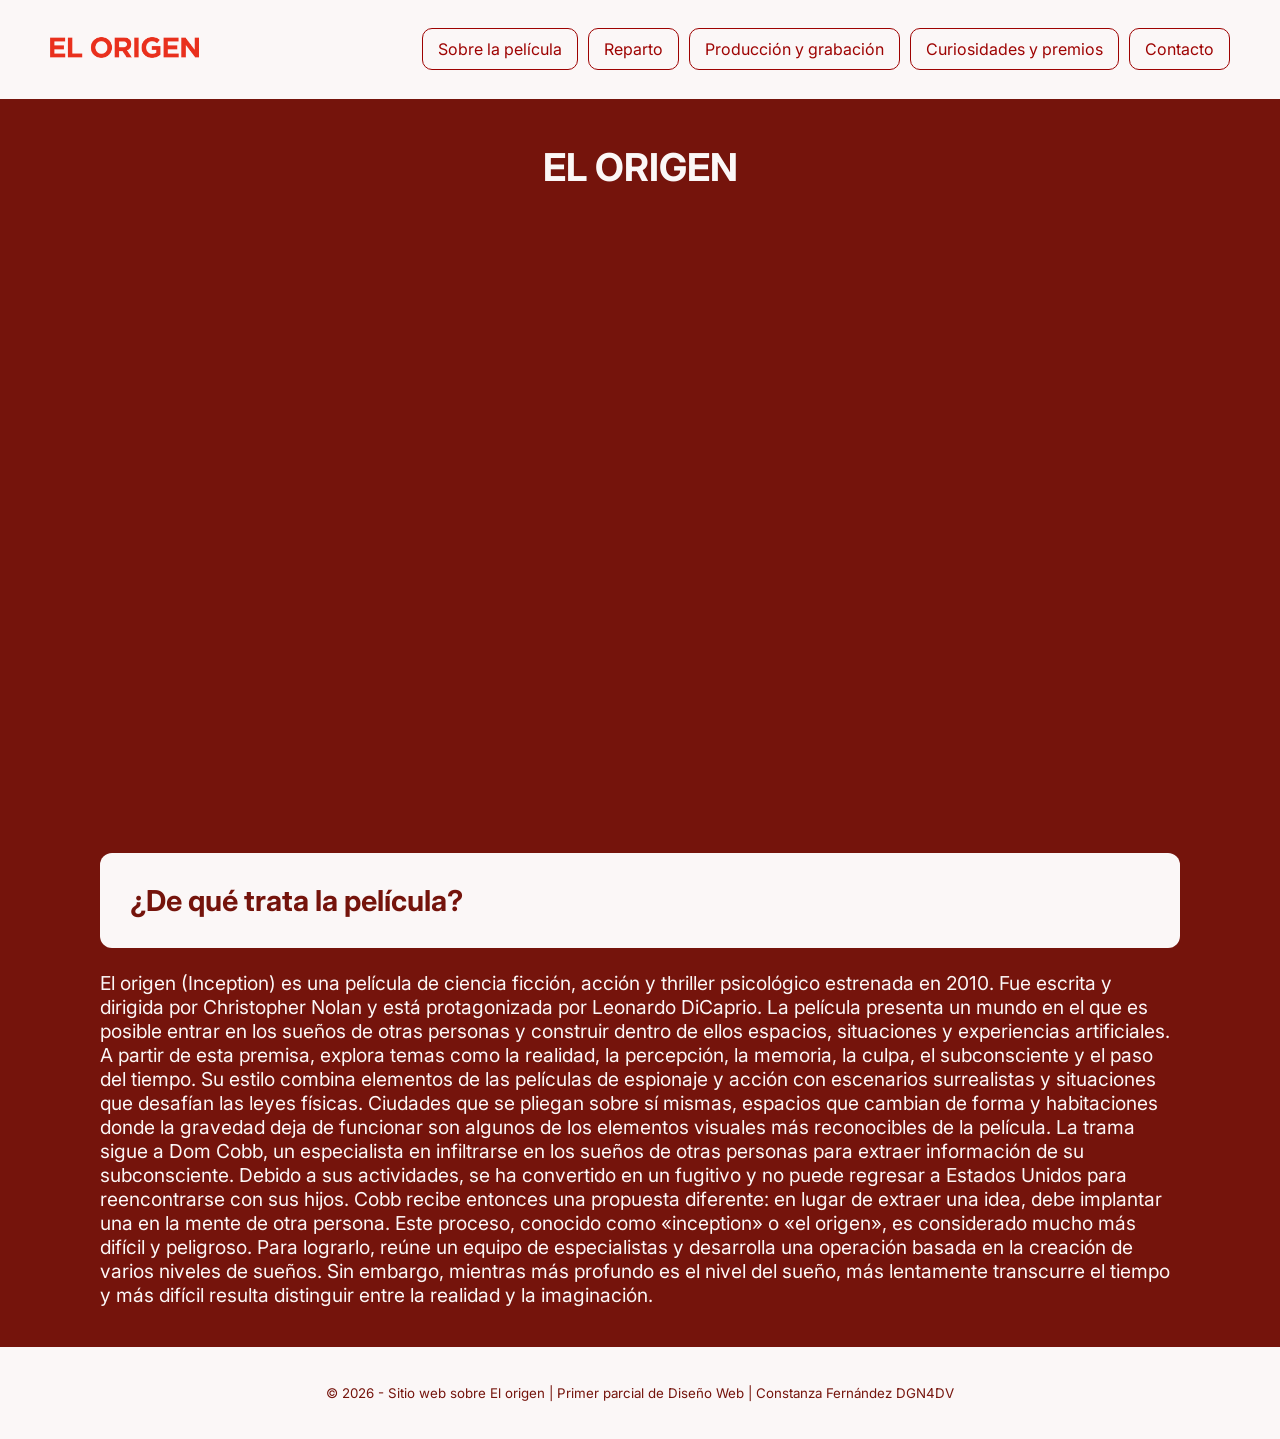
<file: FernandezConstanzaDGN4DV/index.html>
<!DOCTYPE html>
<html lang="en">
<head>
    <meta charset="UTF-8">
    <meta name="viewport" content="width=device-width, initial-scale=1.0">
    <title>Home</title>
     <link rel="shortcut icon" href="./IMG/Trompo.png" type="image/x-icon">
     <link rel="stylesheet" href="./CSS/global.css">
     <link rel="stylesheet" href="./CSS/box.css">
     <link rel="stylesheet" href="./CSS/ajusteratio.css">
 <link rel="preconnect" href="https://fonts.googleapis.com">
<link rel="preconnect" href="https://fonts.gstatic.com" crossorigin>
<link href="https://fonts.googleapis.com/css2?family=Inter:ital,opsz,wght@0,14..32,100..900;1,14..32,100..900&display=swap" rel="stylesheet">
<link rel="stylesheet" href="./CSS/footerfix.css">
<link rel="stylesheet" href="./CSS/cajaflex.css">
</head>
<body>
   <header> 
    <nav>
        <a href="./index.html"><img src="./IMG/Logo.avif" width="40%" alt="Logo"></a>
    </nav>
    <nav class="centro" id="">
<a href="./Page/pelicula.html" class="link">Sobre la película</a>
<a href="./Page/reparto.html" class="link">Reparto</a>
<a href="./Page/produccion.html" class="link">Producción y grabación</a>
<a href="./Page/curiosidades.html" class="link">Curiosidades y premios</a>
<a href="./Page/contacto.html" class="link">Contacto</a>
    </nav>
    
</header>
    <main>
        <h1 class="centrar">EL ORIGEN</h1>
        <!-- <img src="./IMG/banner.avif" width="100%" alt="Poster de la película"> -->
         <article>
            <iframe width="100%" class="vid16-9" src="https://www.youtube.com/embed/BZOMKZ0AwC8?si=g5Mv4KhpfpQfx9zZ" title="YouTube video player" frameborder="0" allow="accelerometer; autoplay; clipboard-write; encrypted-media; gyroscope; picture-in-picture; web-share" referrerpolicy="strict-origin-when-cross-origin" allowfullscreen></iframe>
         </article>
    <article>
        <h2 class="curiosidades">¿De qué trata la película?</h2>

<p>El origen (Inception) es una película de ciencia ficción, acción y thriller psicológico estrenada en 2010. Fue escrita y dirigida por Christopher Nolan y está protagonizada por Leonardo DiCaprio.
La película presenta un mundo en el que es posible entrar en los sueños de otras personas y construir dentro de ellos espacios, situaciones y experiencias artificiales. A partir de esta premisa, explora temas como la realidad, la percepción, la memoria, la culpa, el subconsciente y el paso del tiempo.
Su estilo combina elementos de las películas de espionaje y acción con escenarios surrealistas y situaciones que desafían las leyes físicas. Ciudades que se pliegan sobre sí mismas, espacios que cambian de forma y habitaciones donde la gravedad deja de funcionar son algunos de los elementos visuales más reconocibles de la película.
La trama sigue a Dom Cobb, un especialista en infiltrarse en los sueños de otras personas para extraer información de su subconsciente. Debido a sus actividades, se ha convertido en un fugitivo y no puede regresar a Estados Unidos para reencontrarse con sus hijos.
Cobb recibe entonces una propuesta diferente: en lugar de extraer una idea, debe implantar una en la mente de otra persona. Este proceso, conocido como «inception» o «el origen», es considerado mucho más difícil y peligroso.
Para lograrlo, reúne un equipo de especialistas y desarrolla una operación basada en la creación de varios niveles de sueños. Sin embargo, mientras más profundo es el nivel del sueño, más lentamente transcurre el tiempo y más difícil resulta distinguir entre la realidad y la imaginación.</p>
    </article>
</main>
    <footer class="centrar">
        <p>© 2026 - Sitio web sobre El origen |
            Primer parcial de Diseño Web |
        Constanza Fernández DGN4DV</p>

    </footer>
</body>
</html>
</file>
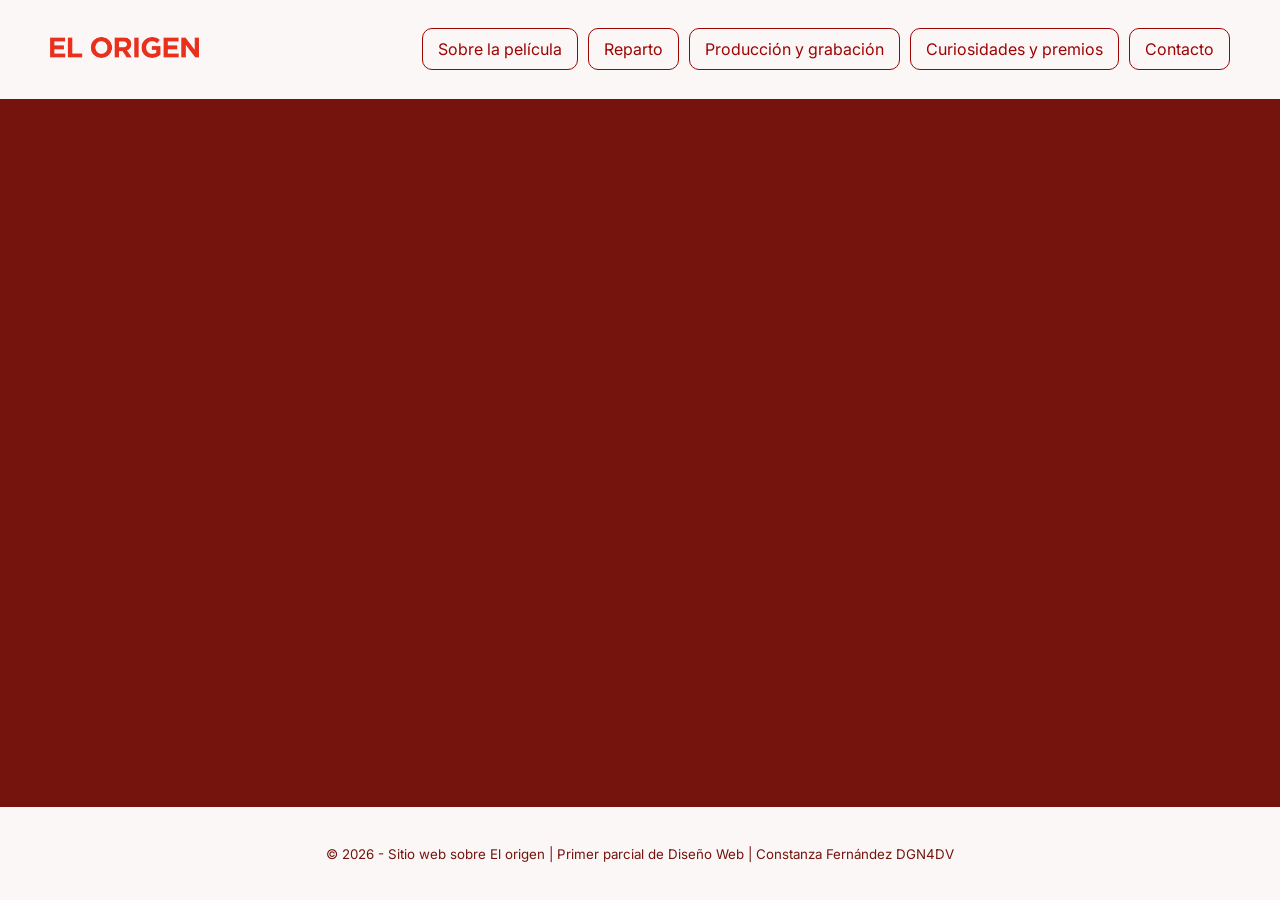
<file: FernandezConstanzaDGN4DV/Page/confirmacion.html>
<!DOCTYPE html>
<html lang="en">
<head>
    <meta charset="UTF-8">
    <meta name="viewport" content="width=device-width, initial-scale=1.0">
    <title>Confirmacion</title>
    <link rel="shortcut icon" href="../IMG/Trompo.png" type="image/x-icon">
    <link rel="stylesheet" href="../CSS/global.css">
    <link rel="stylesheet" href="../CSS/box.css">
     <link rel="stylesheet" href="../CSS/cajaflex.css">
    <link rel="stylesheet" href="../CSS/footerfix.css">
    <link rel="stylesheet" href="../CSS/animacion.css">
    <link rel="preconnect" href="https://fonts.googleapis.com">
<link rel="preconnect" href="https://fonts.gstatic.com" crossorigin>
<link href="https://fonts.googleapis.com/css2?family=Inter:ital,opsz,wght@0,14..32,100..900;1,14..32,100..900&display=swap" rel="stylesheet">
</head>
<body>
    <header>
        <nav>
            <a href="../index.html"><img src="../IMG/Logo.avif" width="40%" alt="Logo"></a>
        </nav>
        <nav class="centro">
<a href="./pelicula.html" class="link">Sobre la película</a>
<a href="./reparto.html" class="link">Reparto</a>
<a href="./produccion.html" class="link">Producción y grabación</a>
<a href="./curiosidades.html" class="link">Curiosidades y premios</a>
<a href="./contacto.html" class="link">Contacto</a>
    </nav>
</header>
<main class="textblur">
    <h1>¡Mensaje enviado!</h1>
    <p>
        Gracias por comunicarte con nosotros.
    </p>

</main>
<footer class="centrar">
          <p>© 2026 - Sitio web sobre El origen |
            Primer parcial de Diseño Web |
        Constanza Fernández DGN4DV</p>

    </footer>
    
</body>
</html>
</file>
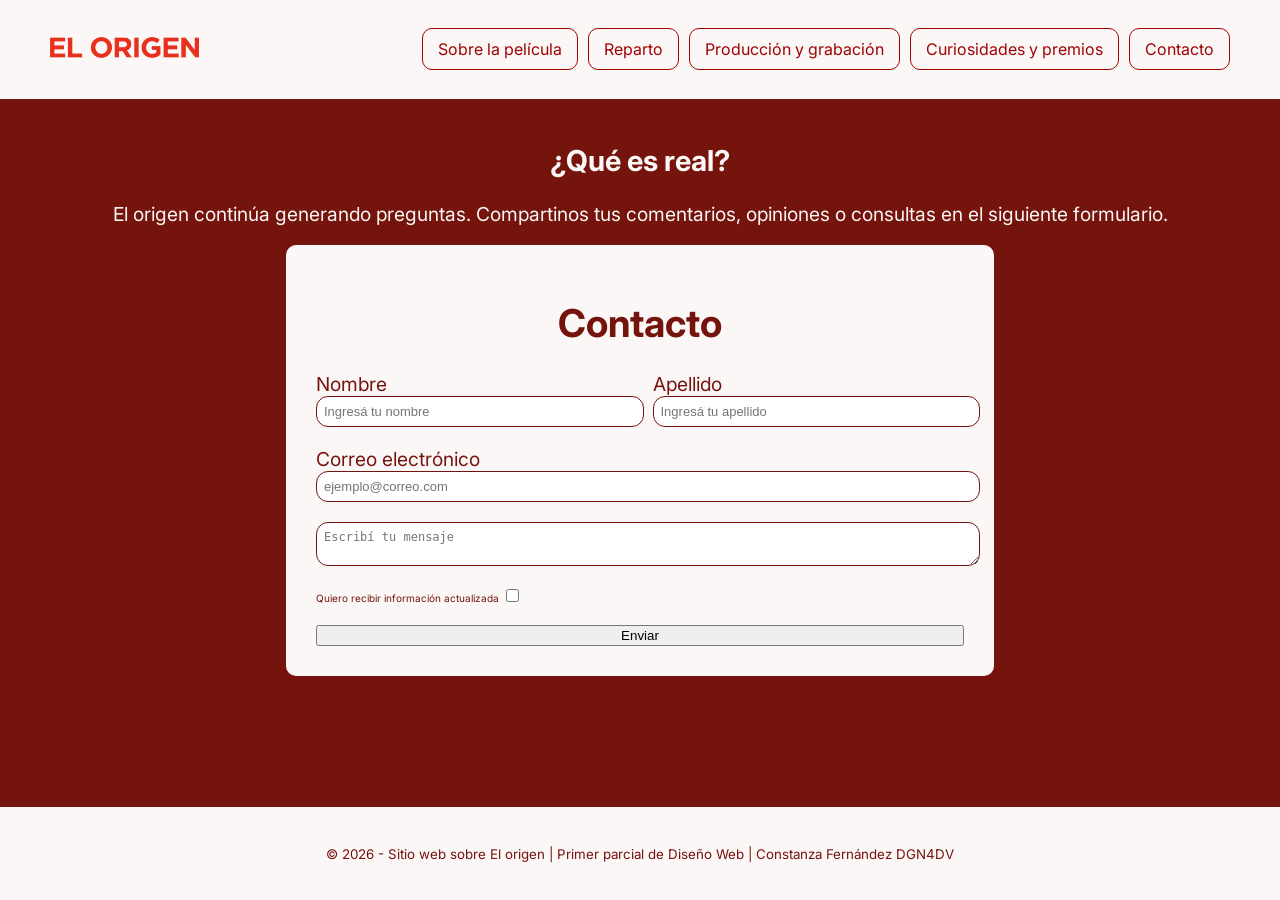
<file: FernandezConstanzaDGN4DV/Page/contacto.html>
<!DOCTYPE html>
<html lang="en">
<head>
    <meta charset="UTF-8">
    <meta name="viewport" content="width=device-width, initial-scale=1.0">
    <title>Contacto</title>
    <link rel="shortcut icon" href="../IMG/Trompo.png" type="image/x-icon">
    <link rel="stylesheet" href="../CSS/global.css">
    <link rel="stylesheet" href="../CSS/box.css">
     <link rel="stylesheet" href="../CSS/cajaflex.css">
    <link rel="stylesheet" href="../CSS/footerfix.css">
    <link rel="preconnect" href="https://fonts.googleapis.com">
<link rel="preconnect" href="https://fonts.gstatic.com" crossorigin>
<link href="https://fonts.googleapis.com/css2?family=Inter:ital,opsz,wght@0,14..32,100..900;1,14..32,100..900&display=swap" rel="stylesheet">
</head>
<body>
    <header>
        <nav>
            <a href="../index.html"><img src="../IMG/Logo.avif" width="40%" alt="Logo"></a>
        </nav>
        <nav class="centro">
<a href="./pelicula.html" class="link">Sobre la película</a>
<a href="./reparto.html" class="link">Reparto</a>
<a href="./produccion.html" class="link">Producción y grabación</a>
<a href="./curiosidades.html" class="link">Curiosidades y premios</a>
<a href="./contacto.html" class="link">Contacto</a>
    </nav>
</header>
    
    <main> <article>
         
       <h1 class="centrar">¿Qué es real?</h1>
            <p class="centrar">El origen continúa generando preguntas. Compartinos tus comentarios, opiniones o consultas en el siguiente formulario.</p>
       </article>
       <div class="contacto">
        <h1>Contacto</h1>
        <form action="./confirmacion.html">
            <div class="datos">
                <label>
                Nombre
                <input class="cajas" type="text" name="nombre" placeholder="Ingresá tu nombre" id="nombre">
            </label>
            <label>
                Apellido
                <input class="cajas" type="text" name="apellido" placeholder="Ingresá tu apellido" id="apellido">
            </label>
            </div>
            <label> 
                Correo electrónico
                <input class="cajas" type="email" name="correo" placeholder="ejemplo@correo.com" id="">
            </label>
            <textarea class="cajas" name="mensaje" maxlength="300" placeholder="Escribí tu mensaje"></textarea>
            
            <label id="check">
                Quiero recibir información actualizada
                <input type="checkbox" name="informacion" id="">
            </label>
            <input type="submit" value="Enviar">
            </form>
       </div>
           
    </main>
    <footer class="centrar">
          <p>© 2026 - Sitio web sobre El origen |
            Primer parcial de Diseño Web |
        Constanza Fernández DGN4DV</p>

    </footer>
</body>
</html>
</file>
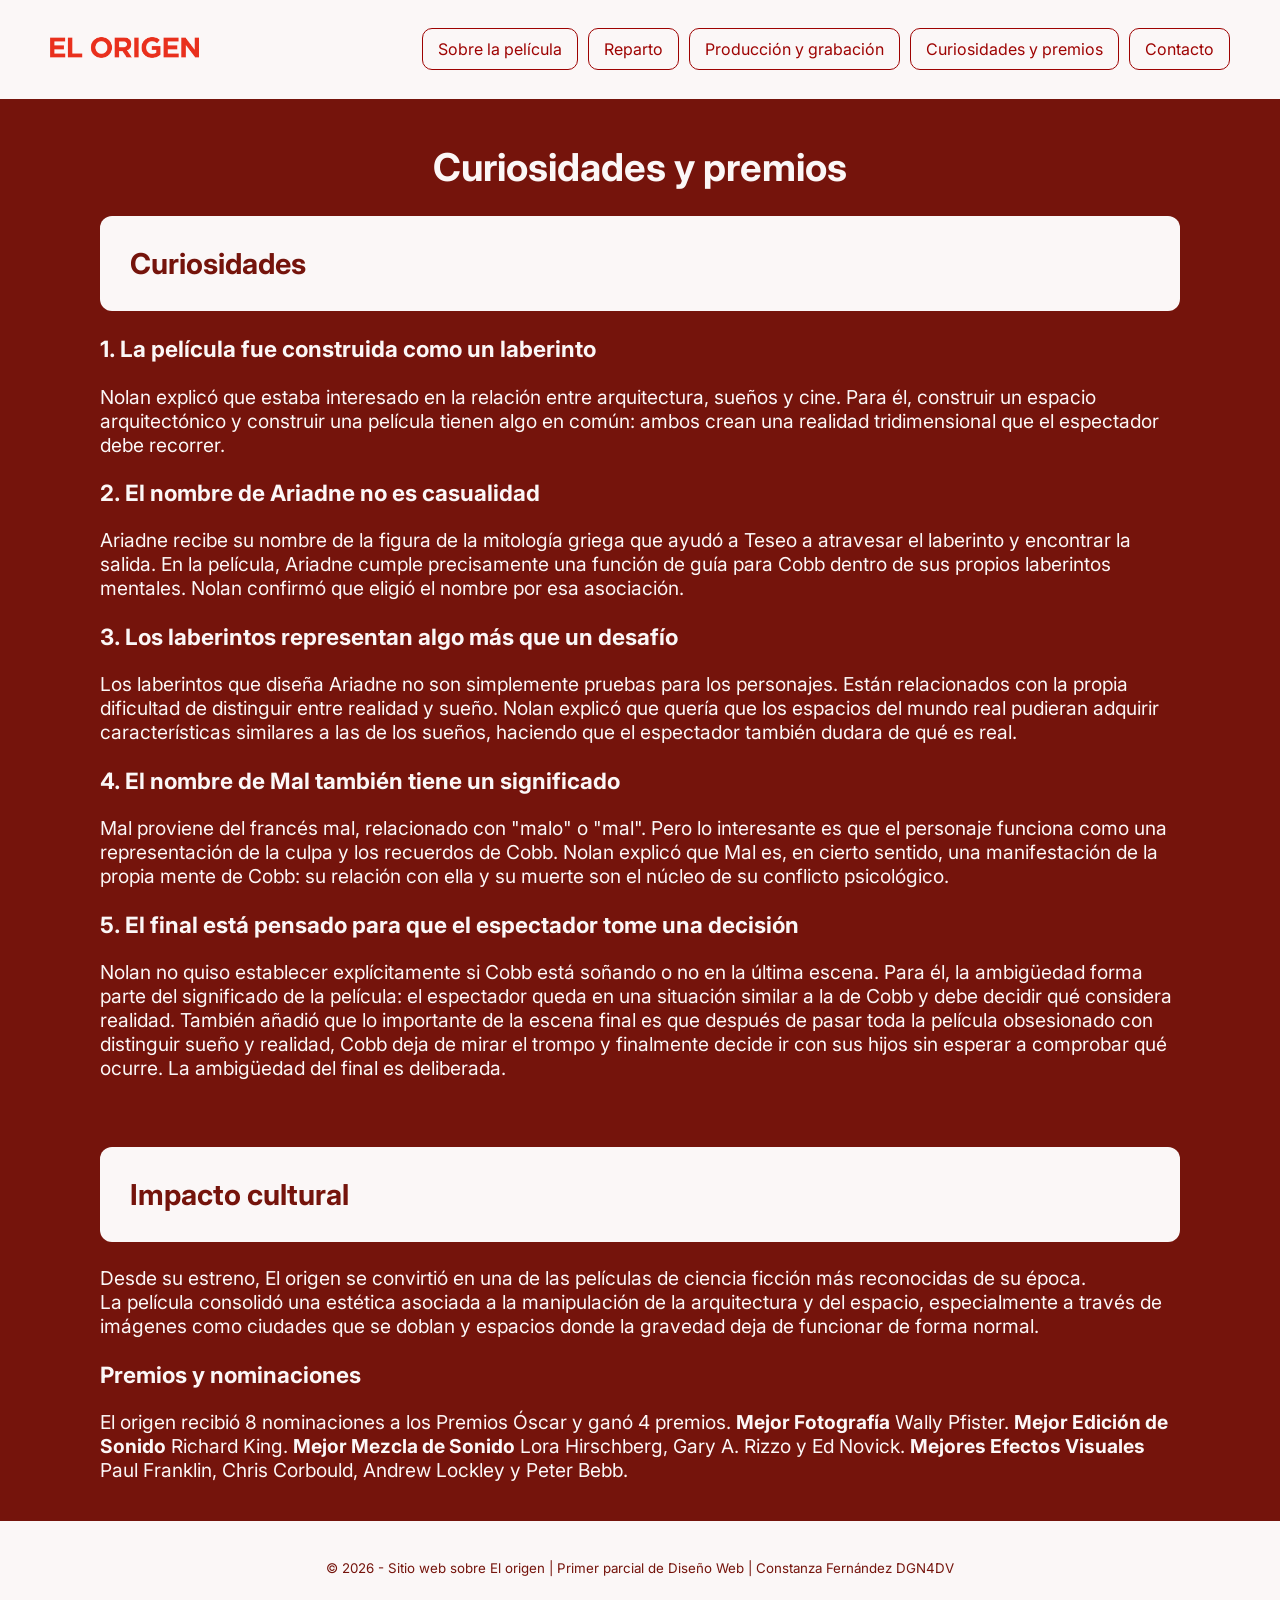
<file: FernandezConstanzaDGN4DV/Page/curiosidades.html>
<!DOCTYPE html>
<html lang="en">
<head>
    <meta charset="UTF-8">
    <meta name="viewport" content="width=device-width, initial-scale=1.0">
    <title>Curiosidades y premios</title>
    <link rel="shortcut icon" href="../IMG/Trompo.png" type="image/x-icon">
    <link rel="stylesheet" href="../CSS/global.css">
    <link rel="stylesheet" href="../CSS/box.css">
     <link rel="stylesheet" href="../CSS/cajaflex.css">
    <link rel="stylesheet" href="../CSS/footerfix.css">
    <link rel="preconnect" href="https://fonts.googleapis.com">
<link rel="preconnect" href="https://fonts.gstatic.com" crossorigin>
<link href="https://fonts.googleapis.com/css2?family=Inter:ital,opsz,wght@0,14..32,100..900;1,14..32,100..900&display=swap" rel="stylesheet">
</head>
<body>
    <header>
        <nav>
            <a href="../index.html"><img src="../IMG/Logo.avif" width="40%" alt="Logo"></a>
        </nav>
    <nav class="centro">

<a href="./pelicula.html" class="link">Sobre la película</a>
<a href="./reparto.html" class="link">Reparto</a>
<a href="./produccion.html" class="link">Producción y grabación</a>
<a href="./curiosidades.html" class="link">Curiosidades y premios</a>
<a href="./contacto.html" class="link">Contacto</a>
    </nav>
    
</header>
    
    <main>
        <h1 class="centrar">Curiosidades y premios</h1>
        <article>
            <!-- <img src="../IMG/leo top.webp" width="50%" alt=""> -->
            <h2 class="curiosidades">Curiosidades</h2>
            
            <h3>1. La película fue construida como un laberinto</h3>
            <p>Nolan explicó que estaba interesado en la relación entre arquitectura, sueños y cine. Para él, construir un espacio arquitectónico y construir una película tienen algo en común: ambos crean una realidad tridimensional que el espectador debe recorrer. </p>
            <h3>2. El nombre de Ariadne no es casualidad</h3>
            <p>Ariadne recibe su nombre de la figura de la mitología griega que ayudó a Teseo a atravesar el laberinto y encontrar la salida. En la película, Ariadne cumple precisamente una función de guía para Cobb dentro de sus propios laberintos mentales. Nolan confirmó que eligió el nombre por esa asociación. </p>
            <h3>3. Los laberintos representan algo más que un desafío</h3>
            <p>Los laberintos que diseña Ariadne no son simplemente pruebas para los personajes. Están relacionados con la propia dificultad de distinguir entre realidad y sueño. Nolan explicó que quería que los espacios del mundo real pudieran adquirir características similares a las de los sueños, haciendo que el espectador también dudara de qué es real. </p>
            <h3>4. El nombre de Mal también tiene un significado</h3>
            <p>Mal proviene del francés mal, relacionado con "malo" o "mal". Pero lo interesante es que el personaje funciona como una representación de la culpa y los recuerdos de Cobb. Nolan explicó que Mal es, en cierto sentido, una manifestación de la propia mente de Cobb: su relación con ella y su muerte son el núcleo de su conflicto psicológico. </p>
            <h3>5. El final está pensado para que el espectador tome una decisión</h3>
            <p>Nolan no quiso establecer explícitamente si Cobb está soñando o no en la última escena. Para él, la ambigüedad forma parte del significado de la película: el espectador queda en una situación similar a la de Cobb y debe decidir qué considera realidad. También añadió que lo importante de la escena final es que después de pasar toda la película obsesionado con distinguir sueño y realidad, Cobb deja de mirar el trompo y finalmente decide ir con sus hijos sin esperar a comprobar qué ocurre. La ambigüedad del final es deliberada.  </p>
        </article>
        <br>
        <article>
            <h2 class="curiosidades">Impacto cultural</h2>
            <p>Desde su estreno, El origen se convirtió en una de las películas de ciencia ficción más reconocidas de su época. <br>
                La película consolidó una estética asociada a la manipulación de la arquitectura y del espacio, especialmente a través de imágenes como ciudades que se doblan y espacios donde la gravedad deja de funcionar de forma normal.
            </p>
            <h3>Premios y nominaciones</h3>
            <p>El origen recibió 8 nominaciones a los Premios Óscar y ganó 4 premios. 
<b>Mejor Fotografía</b> Wally Pfister.
<b>Mejor Edición de Sonido</b> Richard King.
<b>Mejor Mezcla de Sonido</b> Lora Hirschberg, Gary A. Rizzo y Ed Novick.
<b>Mejores Efectos Visuales</b> Paul Franklin, Chris Corbould, Andrew Lockley y Peter Bebb.
</p>
        </article>

    </main>
    <footer class="centrar">
          <p>© 2026 - Sitio web sobre El origen |
            Primer parcial de Diseño Web |
        Constanza Fernández DGN4DV</p>

    </footer>
</body>
</html>
</file>
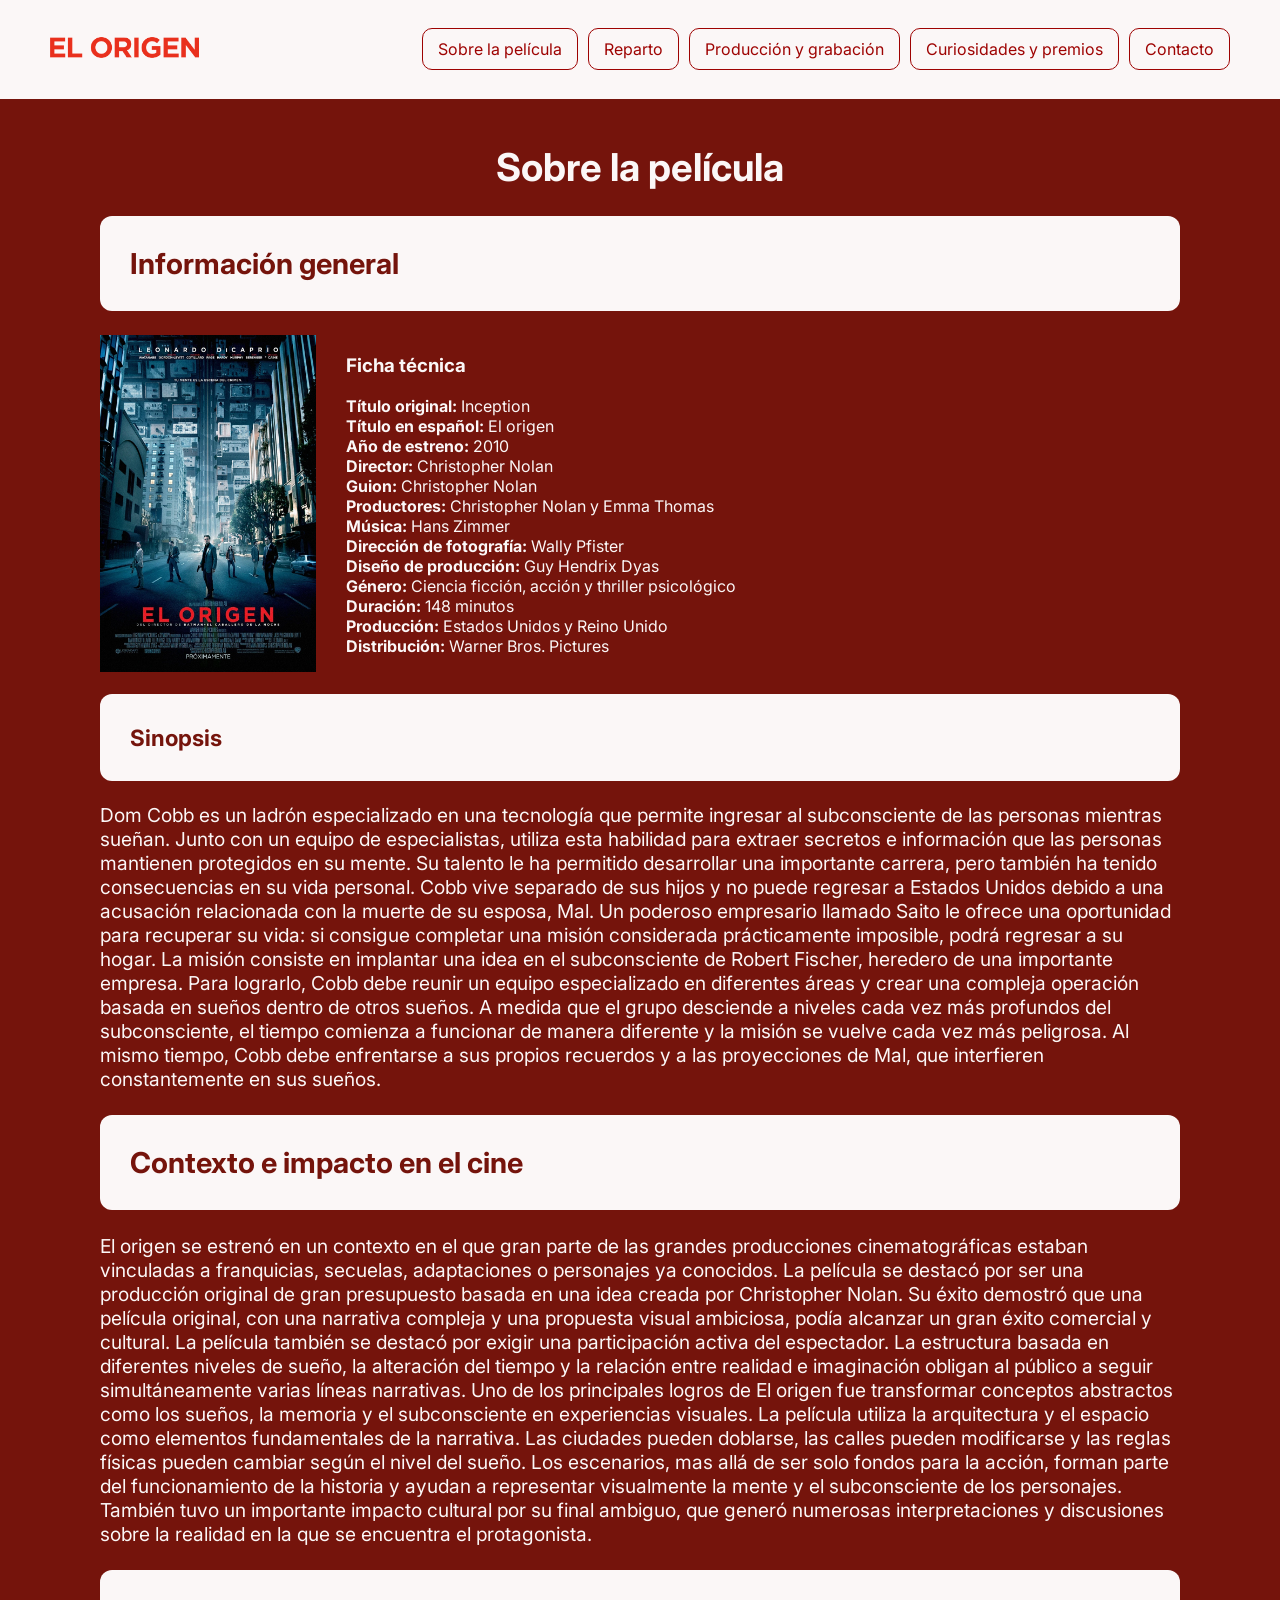
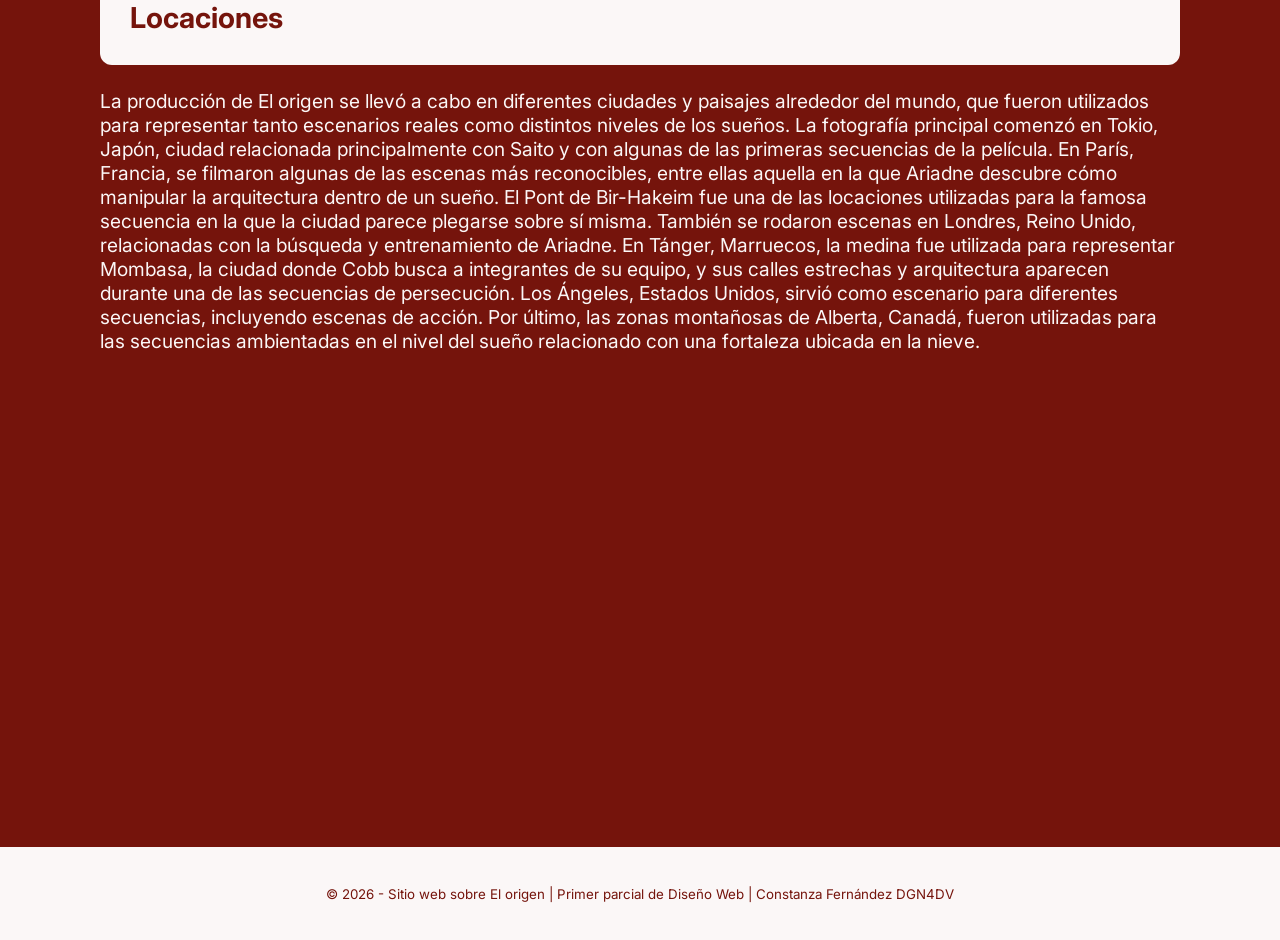
<file: FernandezConstanzaDGN4DV/Page/pelicula.html>
<!DOCTYPE html>
<html lang="en">
<head>
    <meta charset="UTF-8">
    <meta name="viewport" content="width=device-width, initial-scale=1.0">
    <title>Sobre la pelicula</title>
     <link rel="shortcut icon" href="../IMG/Trompo.png" type="image/x-icon">
     <link rel="stylesheet" href="../CSS/global.css">
     <link rel="stylesheet" href="../CSS/box.css">
      <link rel="stylesheet" href="../CSS/cajaflex.css">
    <link rel="stylesheet" href="../CSS/footerfix.css">
    <link rel="stylesheet" href="../CSS/animacion.css">
     <link rel="preconnect" href="https://fonts.googleapis.com">
<link rel="preconnect" href="https://fonts.gstatic.com" crossorigin>
<link href="https://fonts.googleapis.com/css2?family=Inter:ital,opsz,wght@0,14..32,100..900;1,14..32,100..900&display=swap" rel="stylesheet">

</head>
<body>
    <header> 
        <nav> 
            <a href="../index.html"><img src="../IMG/Logo.avif" width="40%" alt="Logo"></a>
        </nav>
        <nav class="centro">
       
<a href="./pelicula.html" class="link">Sobre la película</a>
<a href="./reparto.html" class="link">Reparto</a>
<a href="./produccion.html" class="link">Producción y grabación</a>
<a href="./curiosidades.html" class="link">Curiosidades y premios</a>
<a href="./contacto.html" class="link">Contacto</a>
    </nav>
    
</header>
   
    <main>
        <h1 class="centrar">Sobre la película</h1>
        <Section>
<h2 class="curiosidades">Información general</h2>
<article class="ficha">
<img class="slit" src="../IMG/posterEO.webp" width="20%" alt="Poster El origen">
<div>
<h3>Ficha técnica</h3>
<p id="ficha"><b>Título original:</b> Inception <br>
<b>Título en español:</b> El origen <br>
<b>Año de estreno:</b> 2010 <br>
<b>Director:</b> Christopher Nolan <br>
<b>Guion:</b> Christopher Nolan <br>
<b>Productores:</b> Christopher Nolan y Emma Thomas <br>
<b>Música:</b> Hans Zimmer <br>
<b>Dirección de fotografía:</b> Wally Pfister <br>
<b>Diseño de producción:</b> Guy Hendrix Dyas <br>
<b>Género:</b> Ciencia ficción, acción y thriller psicológico <br>
<b>Duración:</b> 148 minutos <br>
<b>Producción:</b> Estados Unidos y Reino Unido <br>
<b>Distribución:</b> Warner Bros. Pictures <br></p>
</div></article>
<h3 class="curiosidades">Sinopsis</h3>
<p>Dom Cobb es un ladrón especializado en una tecnología que permite ingresar al subconsciente de las personas mientras sueñan. Junto con un equipo de especialistas, utiliza esta habilidad para extraer secretos e información que las personas mantienen protegidos en su mente.
Su talento le ha permitido desarrollar una importante carrera, pero también ha tenido consecuencias en su vida personal. Cobb vive separado de sus hijos y no puede regresar a Estados Unidos debido a una acusación relacionada con la muerte de su esposa, Mal.
Un poderoso empresario llamado Saito le ofrece una oportunidad para recuperar su vida: si consigue completar una misión considerada prácticamente imposible, podrá regresar a su hogar.
La misión consiste en implantar una idea en el subconsciente de Robert Fischer, heredero de una importante empresa. Para lograrlo, Cobb debe reunir un equipo especializado en diferentes áreas y crear una compleja operación basada en sueños dentro de otros sueños.
A medida que el grupo desciende a niveles cada vez más profundos del subconsciente, el tiempo comienza a funcionar de manera diferente y la misión se vuelve cada vez más peligrosa. Al mismo tiempo, Cobb debe enfrentarse a sus propios recuerdos y a las proyecciones de Mal, que interfieren constantemente en sus sueños.</p>
    </Section> 
    <section>
        <h2 class="curiosidades">Contexto e impacto en el cine</h2>
        <p>El origen se estrenó en un contexto en el que gran parte de las grandes producciones cinematográficas estaban vinculadas a franquicias, secuelas, adaptaciones o personajes ya conocidos. La película se destacó por ser una producción original de gran presupuesto basada en una idea creada por Christopher Nolan.
Su éxito demostró que una película original, con una narrativa compleja y una propuesta visual ambiciosa, podía alcanzar un gran éxito comercial y cultural.
La película también se destacó por exigir una participación activa del espectador. La estructura basada en diferentes niveles de sueño, la alteración del tiempo y la relación entre realidad e imaginación obligan al público a seguir simultáneamente varias líneas narrativas.
Uno de los principales logros de El origen fue transformar conceptos abstractos como los sueños, la memoria y el subconsciente en experiencias visuales. La película utiliza la arquitectura y el espacio como elementos fundamentales de la narrativa. Las ciudades pueden doblarse, las calles pueden modificarse y las reglas físicas pueden cambiar según el nivel del sueño.
Los escenarios, mas allá de ser solo fondos para la acción, forman parte del funcionamiento de la historia y ayudan a representar visualmente la mente y el subconsciente de los personajes.
También tuvo un importante impacto cultural por su final ambiguo, que generó numerosas interpretaciones y discusiones sobre la realidad en la que se encuentra el protagonista.</p>
    </section>
    <section>
        <h2 class="curiosidades">Locaciones</h2>
        <p>La producción de El origen se llevó a cabo en diferentes ciudades y paisajes alrededor del mundo, que fueron utilizados para representar tanto escenarios reales como distintos niveles de los sueños. La fotografía principal comenzó en Tokio, Japón, ciudad relacionada principalmente con Saito y con algunas de las primeras secuencias de la película. En París, Francia, se filmaron algunas de las escenas más reconocibles, entre ellas aquella en la que Ariadne descubre cómo manipular la arquitectura dentro de un sueño. El Pont de Bir-Hakeim fue una de las locaciones utilizadas para la famosa secuencia en la que la ciudad parece plegarse sobre sí misma. También se rodaron escenas en Londres, Reino Unido, relacionadas con la búsqueda y entrenamiento de Ariadne. En Tánger, Marruecos, la medina fue utilizada para representar Mombasa, la ciudad donde Cobb busca a integrantes de su equipo, y sus calles estrechas y arquitectura aparecen durante una de las secuencias de persecución. Los Ángeles, Estados Unidos, sirvió como escenario para diferentes secuencias, incluyendo escenas de acción. Por último, las zonas montañosas de Alberta, Canadá, fueron utilizadas para las secuencias ambientadas en el nivel del sueño relacionado con una fortaleza ubicada en la nieve.</p> 
        <article>
            <iframe src="https://www.google.com/maps/embed?pb=!1m18!1m12!1m3!1d2625.135699226807!2d2.28505001188937!3d48.855622700782334!2m3!1f0!2f0!3f0!3m2!1i1024!2i768!4f13.1!3m3!1m2!1s0x47e671ead0ce2143%3A0x69f3e2e31a4de9e4!2sPuente%20de%20Bir%20Hakeim!5e0!3m2!1ses-419!2sar!4v1794079269564!5m2!1ses-419!2sar" width="100%" height="450" style="border:0;" allowfullscreen="" loading="lazy" referrerpolicy="strict-origin-when-cross-origin"></iframe>
        </article>
    </section>
</main>
    <footer class="centrar">
         <p>© 2026 - Sitio web sobre El origen |
            Primer parcial de Diseño Web |
        Constanza Fernández DGN4DV</p>

    </footer>
</body>
</html>
</file>
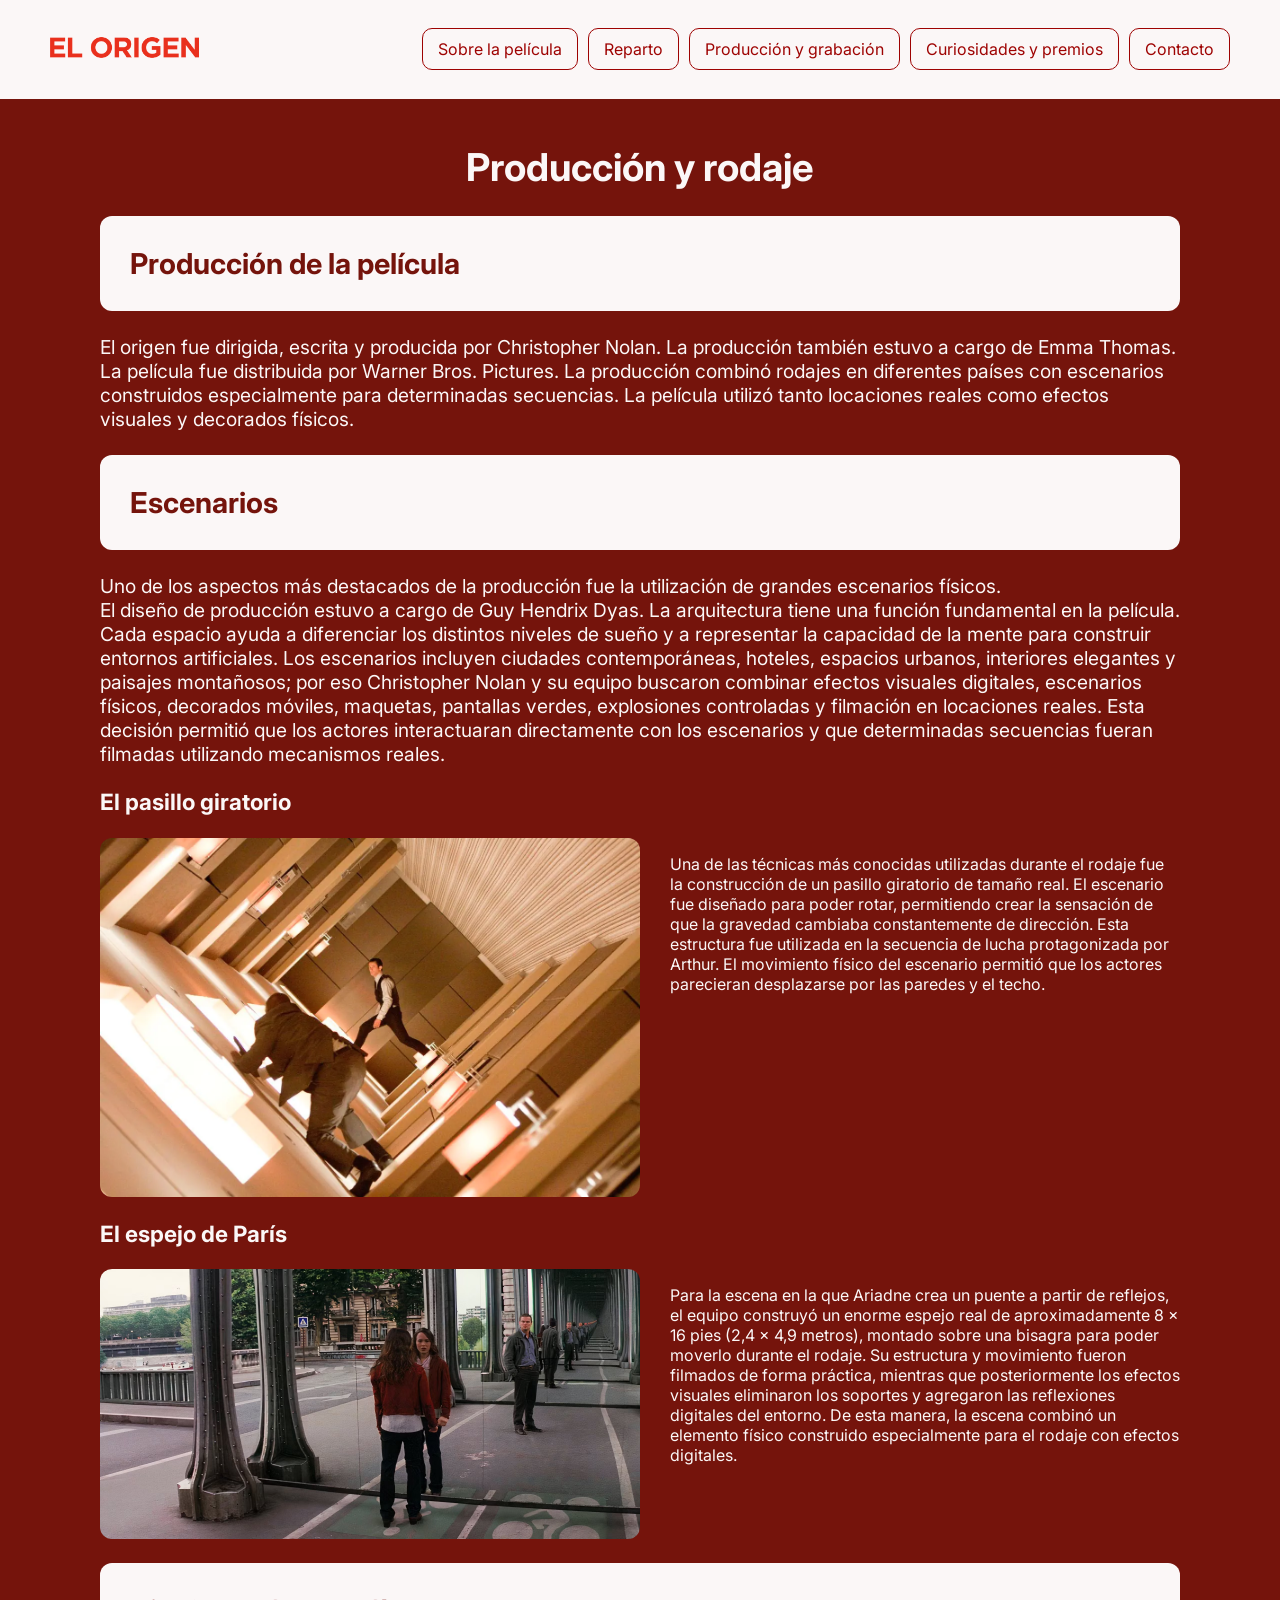
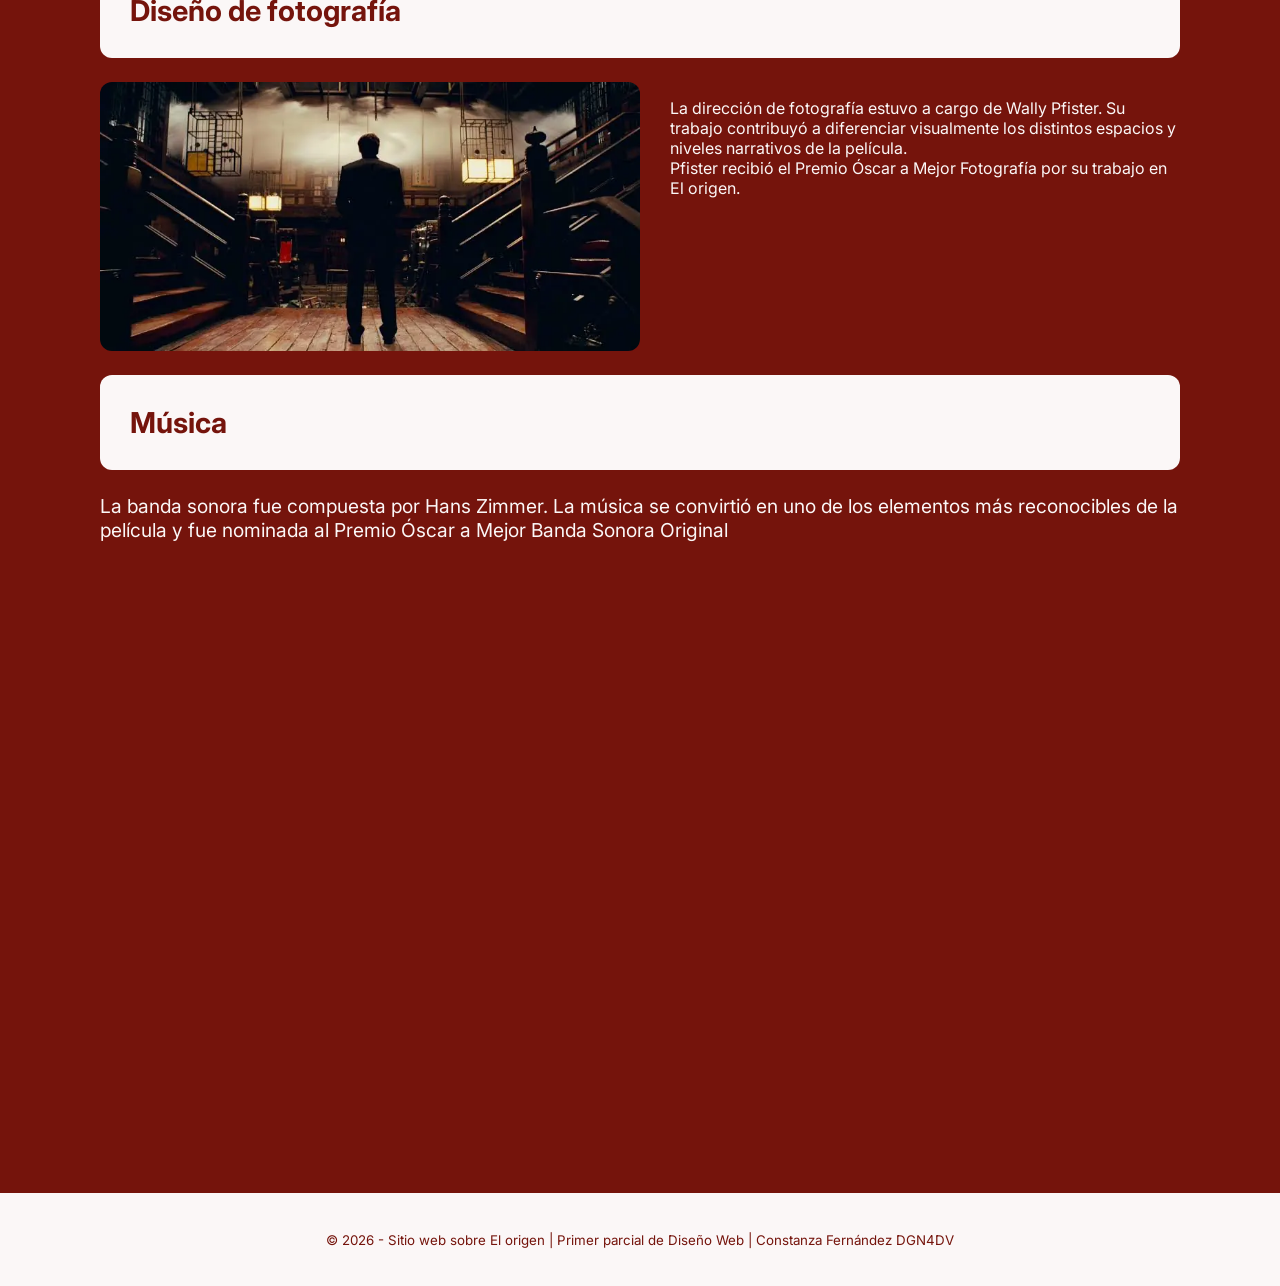
<file: FernandezConstanzaDGN4DV/Page/produccion.html>
<!DOCTYPE html>
<html lang="en">
<head>
    <meta charset="UTF-8">
    <meta name="viewport" content="width=device-width, initial-scale=1.0">
    <title>Produccion y rodaje</title>
    <link rel="shortcut icon" href="../IMG/Trompo.png" type="image/x-icon">
    <link rel="stylesheet" href="../CSS/global.css">
    <link rel="stylesheet" href="../CSS/box.css">
     <link rel="stylesheet" href="../CSS/cajaflex.css">
    <link rel="stylesheet" href="../CSS/footerfix.css">
    <link rel="stylesheet" href="../CSS/ajusteratio.css">
    <link rel="preconnect" href="https://fonts.googleapis.com">
<link rel="preconnect" href="https://fonts.gstatic.com" crossorigin>
<link href="https://fonts.googleapis.com/css2?family=Inter:ital,opsz,wght@0,14..32,100..900;1,14..32,100..900&display=swap" rel="stylesheet">
</head>
<body>
    <header>
        <nav>
            <a href="../index.html"><img src="../IMG/Logo.avif" width="40%" alt="Logo"></a>
        </nav>
        <nav class="centro">     
<a href="./pelicula.html" class="link">Sobre la película</a>
<a href="./reparto.html" class="link">Reparto</a>
<a href="./produccion.html" class="link">Producción y grabación</a>
<a href="./curiosidades.html" class="link">Curiosidades y premios</a>
<a href="./contacto.html" class="link">Contacto</a>
    </nav>
    
    </header>

    <main>
        <h1 class="centrar">Producción y rodaje</h1>
        <section>
<h2 class="curiosidades">Producción de la película</h2>
<p>El origen fue dirigida, escrita y producida por Christopher Nolan. La producción también estuvo a cargo de Emma Thomas. La película fue distribuida por Warner Bros. Pictures. 
La producción combinó rodajes en diferentes países con escenarios construidos especialmente para determinadas secuencias. La película utilizó tanto locaciones reales como efectos visuales y decorados físicos.</p>
<h2 class="curiosidades">Escenarios</h2>
<p>Uno de los aspectos más destacados de la producción fue la utilización de grandes escenarios físicos. <br>
El diseño de producción estuvo a cargo de Guy Hendrix Dyas.
La arquitectura tiene una función fundamental en la película. Cada espacio ayuda a diferenciar los distintos niveles de sueño y a representar la capacidad de la mente para construir entornos artificiales. Los escenarios incluyen ciudades contemporáneas, hoteles, espacios urbanos, interiores elegantes y paisajes montañosos; por eso Christopher Nolan y su equipo buscaron combinar efectos visuales digitales, escenarios físicos, decorados móviles, maquetas, pantallas verdes, explosiones controladas y filmación en locaciones reales. Esta decisión permitió que los actores interactuaran directamente con los escenarios y que determinadas secuencias fueran filmadas utilizando mecanismos reales.</p>
<h3>El pasillo giratorio</h3>
<article class="actor">
    <img src="../IMG/pasillo2.webp" width="50%" alt="Escena del pasillo giratorio">
<p>Una de las técnicas más conocidas utilizadas durante el rodaje fue la construcción de un pasillo giratorio de tamaño real.
El escenario fue diseñado para poder rotar, permitiendo crear la sensación de que la gravedad cambiaba constantemente de dirección.
Esta estructura fue utilizada en la secuencia de lucha protagonizada por Arthur. El movimiento físico del escenario permitió que los actores parecieran desplazarse por las paredes y el techo.</p>
</article>
 <h3>El espejo de París</h3>
<article class="actor">
<img src="../IMG/espejo.avif" width="50%" alt="Escena del espejo">
<p>Para la escena en la que Ariadne crea un puente a partir de reflejos, el equipo construyó un enorme espejo real de aproximadamente 8 × 16 pies (2,4 × 4,9 metros), montado sobre una bisagra para poder moverlo durante el rodaje. Su estructura y movimiento fueron filmados de forma práctica, mientras que posteriormente los efectos visuales eliminaron los soportes y agregaron las reflexiones digitales del entorno. De esta manera, la escena combinó un elemento físico construido especialmente para el rodaje con efectos digitales.</p>
</article>

<h2 class="curiosidades">Diseño de fotografía</h2>
<article class="actor">
    <img src="../IMG/movie.webp" width="50%" alt="Escena de la pelicula">
<p>La dirección de fotografía estuvo a cargo de Wally Pfister.
Su trabajo contribuyó a diferenciar visualmente los distintos espacios y niveles narrativos de la película. <br>
Pfister recibió el Premio Óscar a Mejor Fotografía por su trabajo en El origen.</p>
</article>

<h2 class="curiosidades">Música</h2>
<p>La banda sonora fue compuesta por Hans Zimmer.
La música se convirtió en uno de los elementos más reconocibles de la película y fue nominada al Premio Óscar a Mejor Banda Sonora Original</p>
<article>
    <iframe width="100%" class="vid16-9" src="https://www.youtube.com/embed/RxabLA7UQ9k?si=B3nbWXlinlEOLVw0" title="YouTube video player" frameborder="0" allow="accelerometer; autoplay; clipboard-write; encrypted-media; gyroscope; picture-in-picture; web-share" referrerpolicy="strict-origin-when-cross-origin" allowfullscreen></iframe>
</article>
        </section>
        
    </main>
    <footer class="centrar">
          <p>© 2026 - Sitio web sobre El origen |
            Primer parcial de Diseño Web |
        Constanza Fernández DGN4DV</p>

    </footer>
</body>
</html>
</file>
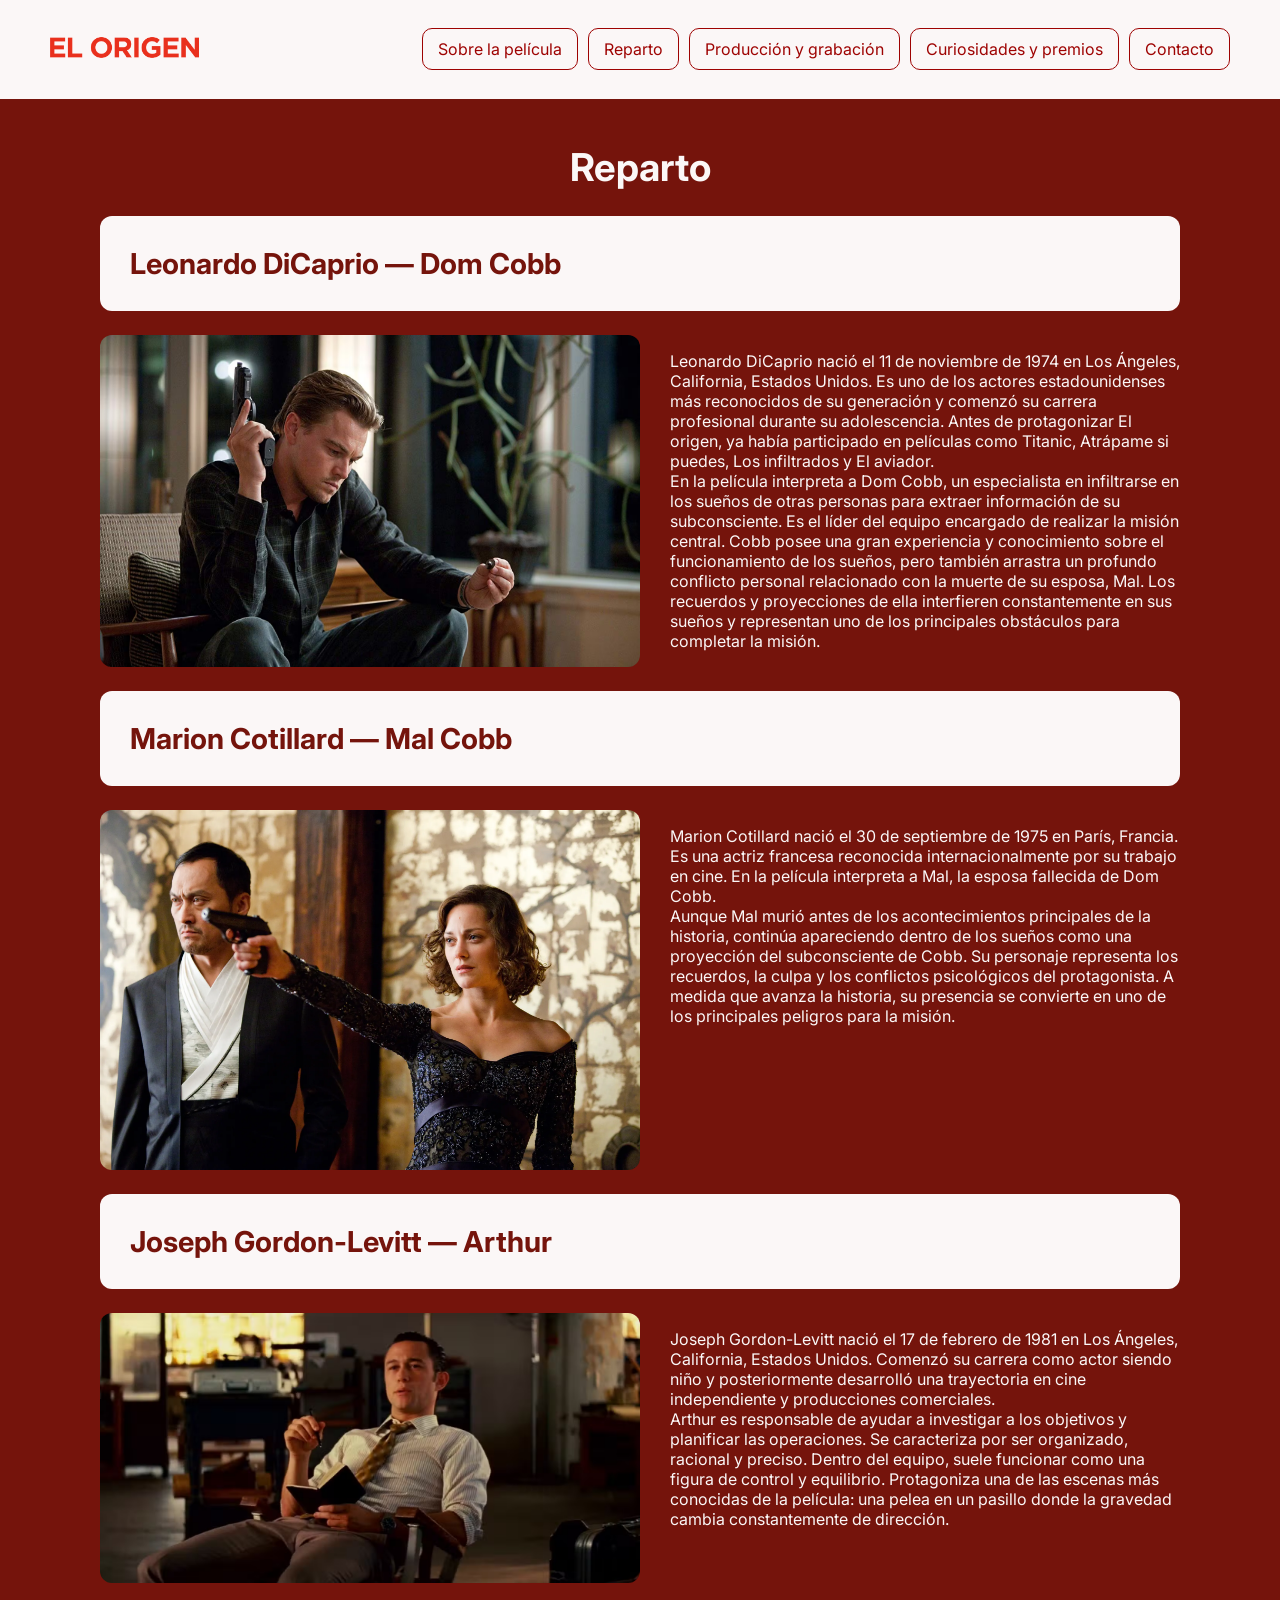
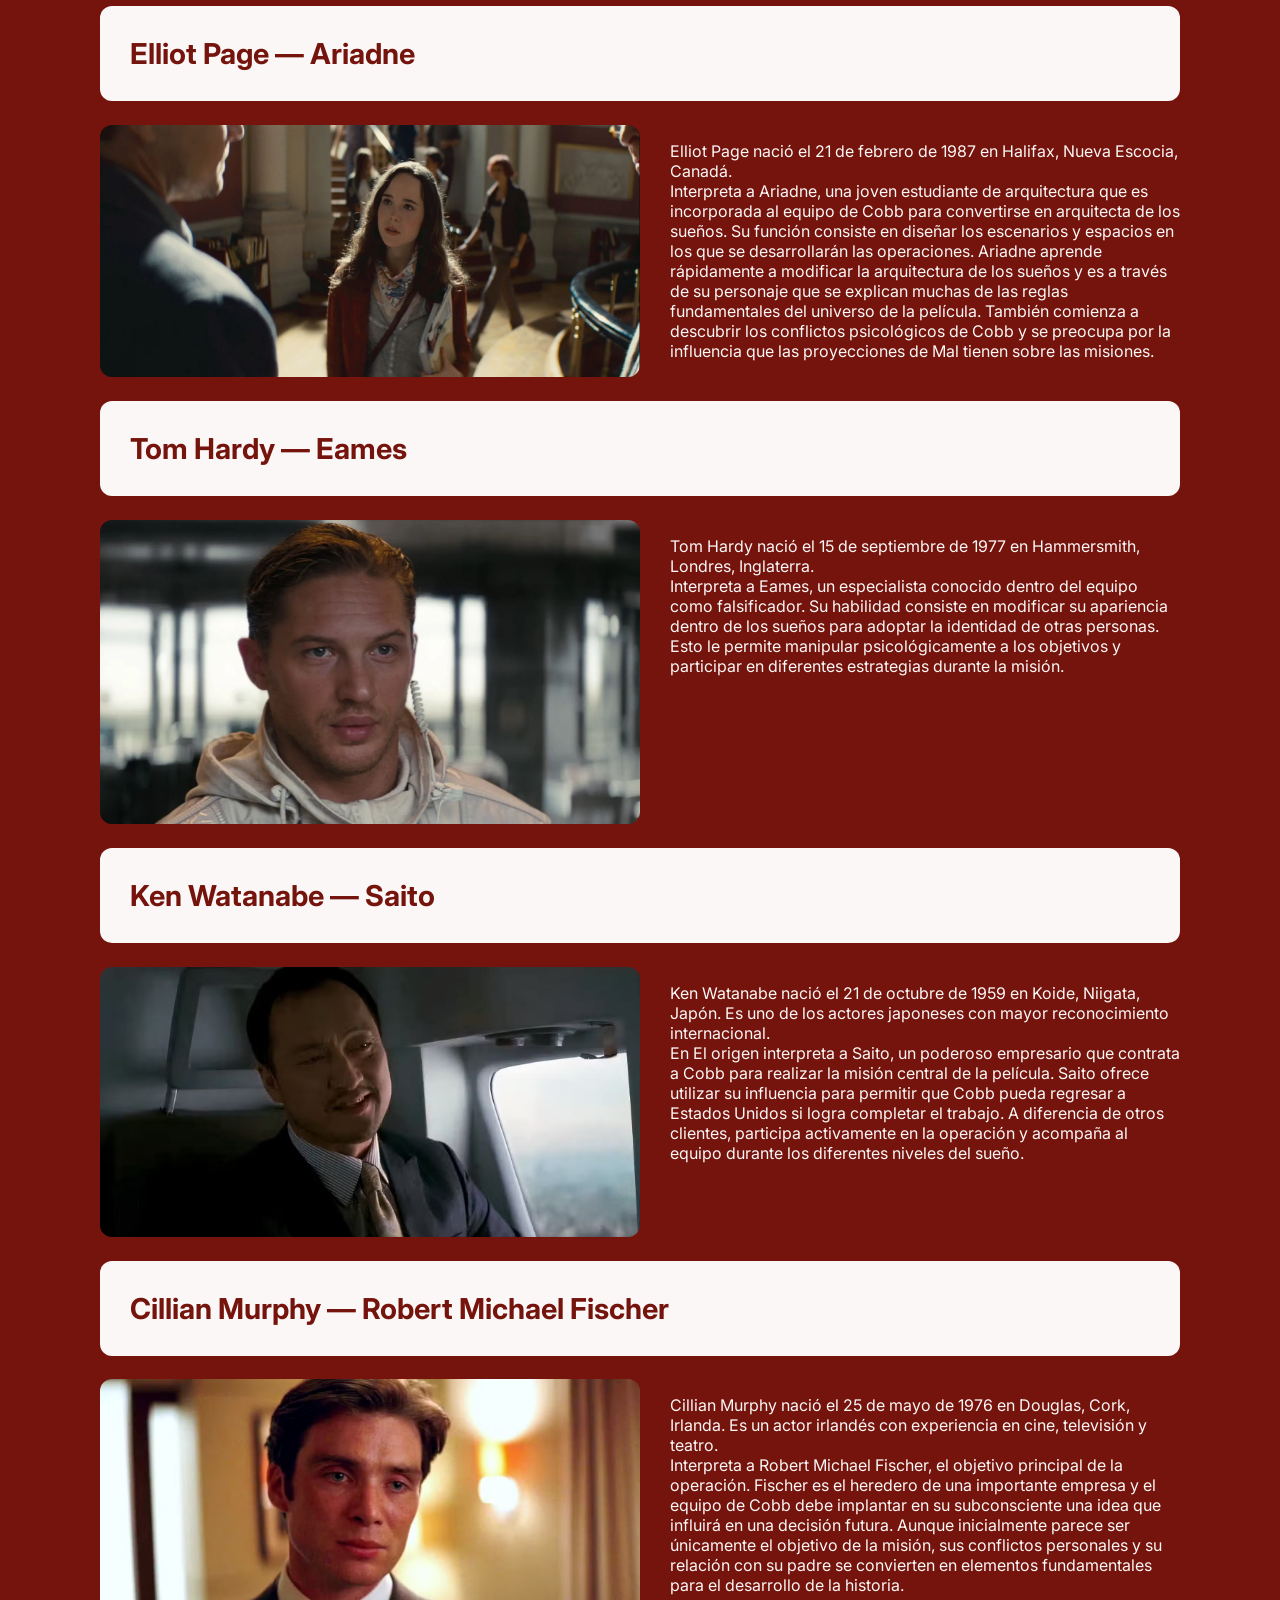
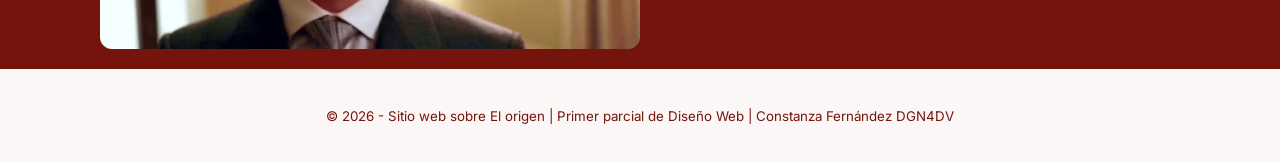
<file: FernandezConstanzaDGN4DV/Page/reparto.html>
<!DOCTYPE html>
<html lang="en">
<head>
    <meta charset="UTF-8">
    <meta name="viewport" content="width=device-width, initial-scale=1.0">
    <title>REPARTO</title>
    <link rel="shortcut icon" href="../IMG/Trompo.png" type="image/x-icon">
    <link rel="stylesheet" href="../CSS/global.css">
    <link rel="stylesheet" href="../CSS/box.css">
    <link rel="stylesheet" href="../CSS/cajaflex.css">
    <link rel="stylesheet" href="../CSS/footerfix.css">
    <link rel="preconnect" href="https://fonts.googleapis.com">
<link rel="preconnect" href="https://fonts.gstatic.com" crossorigin>
<link href="https://fonts.googleapis.com/css2?family=Inter:ital,opsz,wght@0,14..32,100..900;1,14..32,100..900&display=swap" rel="stylesheet">
</head>
<body>
    <header>
        <nav>
           <a href="../index.html"><img src="../IMG/Logo.avif" width="40%" alt="Logo"></a> 
        </nav>
        <nav class="centro">

<a href="./pelicula.html" class="link">Sobre la película</a>
<a href="./reparto.html" class="link">Reparto</a>
<a href="./produccion.html" class="link">Producción y grabación</a>
<a href="./curiosidades.html" class="link">Curiosidades y premios</a>
<a href="./contacto.html" class="link">Contacto</a>
    </nav>
    
</header>
    
    <main>
        <h1 class="centrar">Reparto</h1>
        <section>
<h2 class="curiosidades">Leonardo DiCaprio — Dom Cobb</h2>
<article class="actor">
<img src="../IMG/leo.avif" width="50%" alt="Dom Cobb">
<p>Leonardo DiCaprio nació el 11 de noviembre de 1974 en Los Ángeles, California, Estados Unidos. Es uno de los actores estadounidenses más reconocidos de su generación y comenzó su carrera profesional durante su adolescencia.
Antes de protagonizar El origen, ya había participado en películas como Titanic, Atrápame si puedes, Los infiltrados y El aviador. <br>
En la película interpreta a Dom Cobb, un especialista en infiltrarse en los sueños de otras personas para extraer información de su subconsciente. Es el líder del equipo encargado de realizar la misión central.
Cobb posee una gran experiencia y conocimiento sobre el funcionamiento de los sueños, pero también arrastra un profundo conflicto personal relacionado con la muerte de su esposa, Mal. Los recuerdos y proyecciones de ella interfieren constantemente en sus sueños y representan uno de los principales obstáculos para completar la misión.</p> 
</article>
<h2 class="curiosidades">Marion Cotillard — Mal Cobb</h2>
<article class="actor"> 
<img src="../IMG/mal.webp" width="50%" alt="Mal Cobb">
<p>Marion Cotillard nació el 30 de septiembre de 1975 en París, Francia.
Es una actriz francesa reconocida internacionalmente por su trabajo en cine.
En la película interpreta a Mal, la esposa fallecida de Dom Cobb. <br>
Aunque Mal murió antes de los acontecimientos principales de la historia, continúa apareciendo dentro de los sueños como una proyección del subconsciente de Cobb.
Su personaje representa los recuerdos, la culpa y los conflictos psicológicos del protagonista. A medida que avanza la historia, su presencia se convierte en uno de los principales peligros para la misión.</p>
</article>
<h2 class="curiosidades">Joseph Gordon-Levitt — Arthur</h2>
<article class="actor">
<img src="../IMG/arthur.avif" width="50%" alt="Arthur">
<p>Joseph Gordon-Levitt nació el 17 de febrero de 1981 en Los Ángeles, California, Estados Unidos. Comenzó su carrera como actor siendo niño y posteriormente desarrolló una trayectoria en cine independiente y producciones comerciales. <br>
Arthur es responsable de ayudar a investigar a los objetivos y planificar las operaciones. Se caracteriza por ser organizado, racional y preciso. Dentro del equipo, suele funcionar como una figura de control y equilibrio.
Protagoniza una de las escenas más conocidas de la película: una pelea en un pasillo donde la gravedad cambia constantemente de dirección.</p>
</article>
<h2 class="curiosidades">Elliot Page — Ariadne</h2>
<article class="actor">
<img src="../IMG/ariadne.webp" width="50%" alt="Ariadne">
<p>Elliot Page nació el 21 de febrero de 1987 en Halifax, Nueva Escocia, Canadá. <br>
Interpreta a Ariadne, una joven estudiante de arquitectura que es incorporada al equipo de Cobb para convertirse en arquitecta de los sueños. 
Su función consiste en diseñar los escenarios y espacios en los que se desarrollarán las operaciones. Ariadne aprende rápidamente a modificar la arquitectura de los sueños y es a través de su personaje que se explican muchas de las reglas fundamentales del universo de la película.
También comienza a descubrir los conflictos psicológicos de Cobb y se preocupa por la influencia que las proyecciones de Mal tienen sobre las misiones.</p>
</article>
<h2 class="curiosidades">Tom Hardy — Eames</h2>
<article class="actor">
<img src="../IMG/eames.webp" width="50%" alt="Eames">
<p>Tom Hardy nació el 15 de septiembre de 1977 en Hammersmith, Londres, Inglaterra. <br>
Interpreta a Eames, un especialista conocido dentro del equipo como falsificador.
Su habilidad consiste en modificar su apariencia dentro de los sueños para adoptar la identidad de otras personas. Esto le permite manipular psicológicamente a los objetivos y participar en diferentes estrategias durante la misión.</p>
</article>
<h2 class="curiosidades">Ken Watanabe — Saito</h2>
<article class="actor">
<img src="../IMG/saito.avif" width="50%" alt="Saito">
<p>Ken Watanabe nació el 21 de octubre de 1959 en Koide, Niigata, Japón.
Es uno de los actores japoneses con mayor reconocimiento internacional. <br>
En El origen interpreta a Saito, un poderoso empresario que contrata a Cobb para realizar la misión central de la película.
Saito ofrece utilizar su influencia para permitir que Cobb pueda regresar a Estados Unidos si logra completar el trabajo. A diferencia de otros clientes, participa activamente en la operación y acompaña al equipo durante los diferentes niveles del sueño.</p></article>
<h2 class="curiosidades">Cillian Murphy — Robert Michael Fischer</h2>
<article class="actor">
<img src="../IMG/cillian.avif" width="50%" alt="Fischer">
<p>Cillian Murphy nació el 25 de mayo de 1976 en Douglas, Cork, Irlanda.
Es un actor irlandés con experiencia en cine, televisión y teatro. <br>
Interpreta a Robert Michael Fischer, el objetivo principal de la operación.
Fischer es el heredero de una importante empresa y el equipo de Cobb debe implantar en su subconsciente una idea que influirá en una decisión futura.
Aunque inicialmente parece ser únicamente el objetivo de la misión, sus conflictos personales y su relación con su padre se convierten en elementos fundamentales para el desarrollo de la historia.</p></article>
</section>
    </main>
    <footer class="centrar">
         <p>© 2026 - Sitio web sobre El origen |
            Primer parcial de Diseño Web |
        Constanza Fernández DGN4DV</p>

    </footer>
</body>
</html>
</file>
<file: FernandezConstanzaDGN4DV/CSS/global.css>
body{
background-color: #75140c;
    color: #fbf7f7;
 font-family: "Inter", sans-serif;
  font-optical-sizing: auto;
  font-weight: 400;
  font-style: normal;
}
/* nav{
background-color: #fbf7f7;
    position: sticky;
    top: 0;
} */

footer{
background-color: #fbf7f7;
color: #75140c;
font-size: smaller;

}
a{
    color: #9e0302;
font-size: medium;
}
main{
    font-size: larger;
}
.centrar{
    text-align: center;
}
/* #ficha{
    background-color: #fbf7f7;
    color: #75140c;
    font-size: small;
    padding: 2%;
} */
</file>
<file: FernandezConstanzaDGN4DV/CSS/box.css>
body {
    margin: 0;
}
footer{
    padding: 25px;
}
main{
margin: 20px 100px;

}
</file>
<file: FernandezConstanzaDGN4DV/CSS/ajusteratio.css>
.vid16-9{
    aspect-ratio: 16/9;
}
</file>
<file: FernandezConstanzaDGN4DV/CSS/footerfix.css>
Body{ min-height: 100vh;
    display: flex;
    flex-direction: column;
}
main{
    flex: auto;
}
</file>
<file: FernandezConstanzaDGN4DV/CSS/cajaflex.css>
.link{
    
    text-decoration: none;
    border: solid 1px;
    border-radius: 10px;
    padding: 10px 15px;
    transition: all .3s ease-out;
}
  
.link:hover{
    background-color: #75140c;
    color: #fbf7f7;
    scale: 1.2;

}

header{
    display: flex;
    flex-direction: row;
    justify-content: space-between;
    padding: 25px 50px;
    background-color: #fbf7f7;
    align-items: center;
}

.centro{
    display: flex;
    justify-content: space-between;
    gap: 10px;
    align-items: center;
   
}
.centro a{
    white-space: nowrap;
}

.ficha{
    display: flex;
    gap: 30px;
    font-size: medium;
    
}

.actor{
    display: flex;
    font-size: medium;
    gap: 30px;
}
.actor img{
    border-radius: 12px;
}
.contacto {
    background-color: #fbf7f7;
    width: 60%;
    margin: auto;
    padding: 30px;
    border-radius: 10px;
    color: #75140c;
    h1{
        text-align: center;
    }
}
.datos{
    display: flex;
    gap: 25px;
}
form{
    display: flex;
    flex-direction: column;
    gap: 20px;
}
.datos label{
    display: flex;
    flex-direction: column;
    width: 50%;
}
.cajas{
    border: 1px solid #75140c;
    border-radius: 12px;
    font-size: small;
    width: 100%;
    padding: 7px;
}
#check{
    font-size: x-small;
}

.curiosidades{
    background-color: #fbf7f7;
    color: #75140c;
    padding: 30px;
    border-radius: 12px;
}
</file>
<file: FernandezConstanzaDGN4DV/CSS/animacion.css>
.textblur{
	-webkit-animation: text-blur-out 1.2s cubic-bezier(0.550, 0.085, 0.680, 0.530) 4s both;
	        animation: text-blur-out 1.2s cubic-bezier(0.550, 0.085, 0.680, 0.530) 4s both;
}
/* ----------------------------------------------
 * Generated by Animista on 2026-11-8 21:48:48
 * Licensed under FreeBSD License.
 * See http://animista.net/license for more info. 
 * w: http://animista.net, t: @cssanimista
 * ---------------------------------------------- */

/**
 * ----------------------------------------
 * animation text-blur-out
 * ----------------------------------------
 */
@-webkit-keyframes text-blur-out {
  0% {
    -webkit-filter: blur(0.01);
            filter: blur(0.01);
  }
  100% {
    -webkit-filter: blur(12px) opacity(0%);
            filter: blur(12px) opacity(0%);
  }
}
@keyframes text-blur-out {
  0% {
    -webkit-filter: blur(0.01);
            filter: blur(0.01);
  }
  100% {
    -webkit-filter: blur(12px) opacity(0%);
            filter: blur(12px) opacity(0%);
  }
}

.slit{
	-webkit-animation: slit-in-vertical 0.45s ease-out both;
	        animation: slit-in-vertical 0.45s ease-out both;
}
/* ----------------------------------------------
 * Generated by Animista on 2026-11-8 21:54:22
 * Licensed under FreeBSD License.
 * See http://animista.net/license for more info. 
 * w: http://animista.net, t: @cssanimista
 * ---------------------------------------------- */

/**
 * ----------------------------------------
 * animation slit-in-vertical
 * ----------------------------------------
 */
@-webkit-keyframes slit-in-vertical {
  0% {
    -webkit-transform: translateZ(-800px) rotateY(90deg);
            transform: translateZ(-800px) rotateY(90deg);
    opacity: 0;
  }
  54% {
    -webkit-transform: translateZ(-160px) rotateY(87deg);
            transform: translateZ(-160px) rotateY(87deg);
    opacity: 1;
  }
  100% {
    -webkit-transform: translateZ(0) rotateY(0);
            transform: translateZ(0) rotateY(0);
  }
}
@keyframes slit-in-vertical {
  0% {
    -webkit-transform: translateZ(-800px) rotateY(90deg);
            transform: translateZ(-800px) rotateY(90deg);
    opacity: 0;
  }
  54% {
    -webkit-transform: translateZ(-160px) rotateY(87deg);
            transform: translateZ(-160px) rotateY(87deg);
    opacity: 1;
  }
  100% {
    -webkit-transform: translateZ(0) rotateY(0);
            transform: translateZ(0) rotateY(0);
  }
}
</file>
